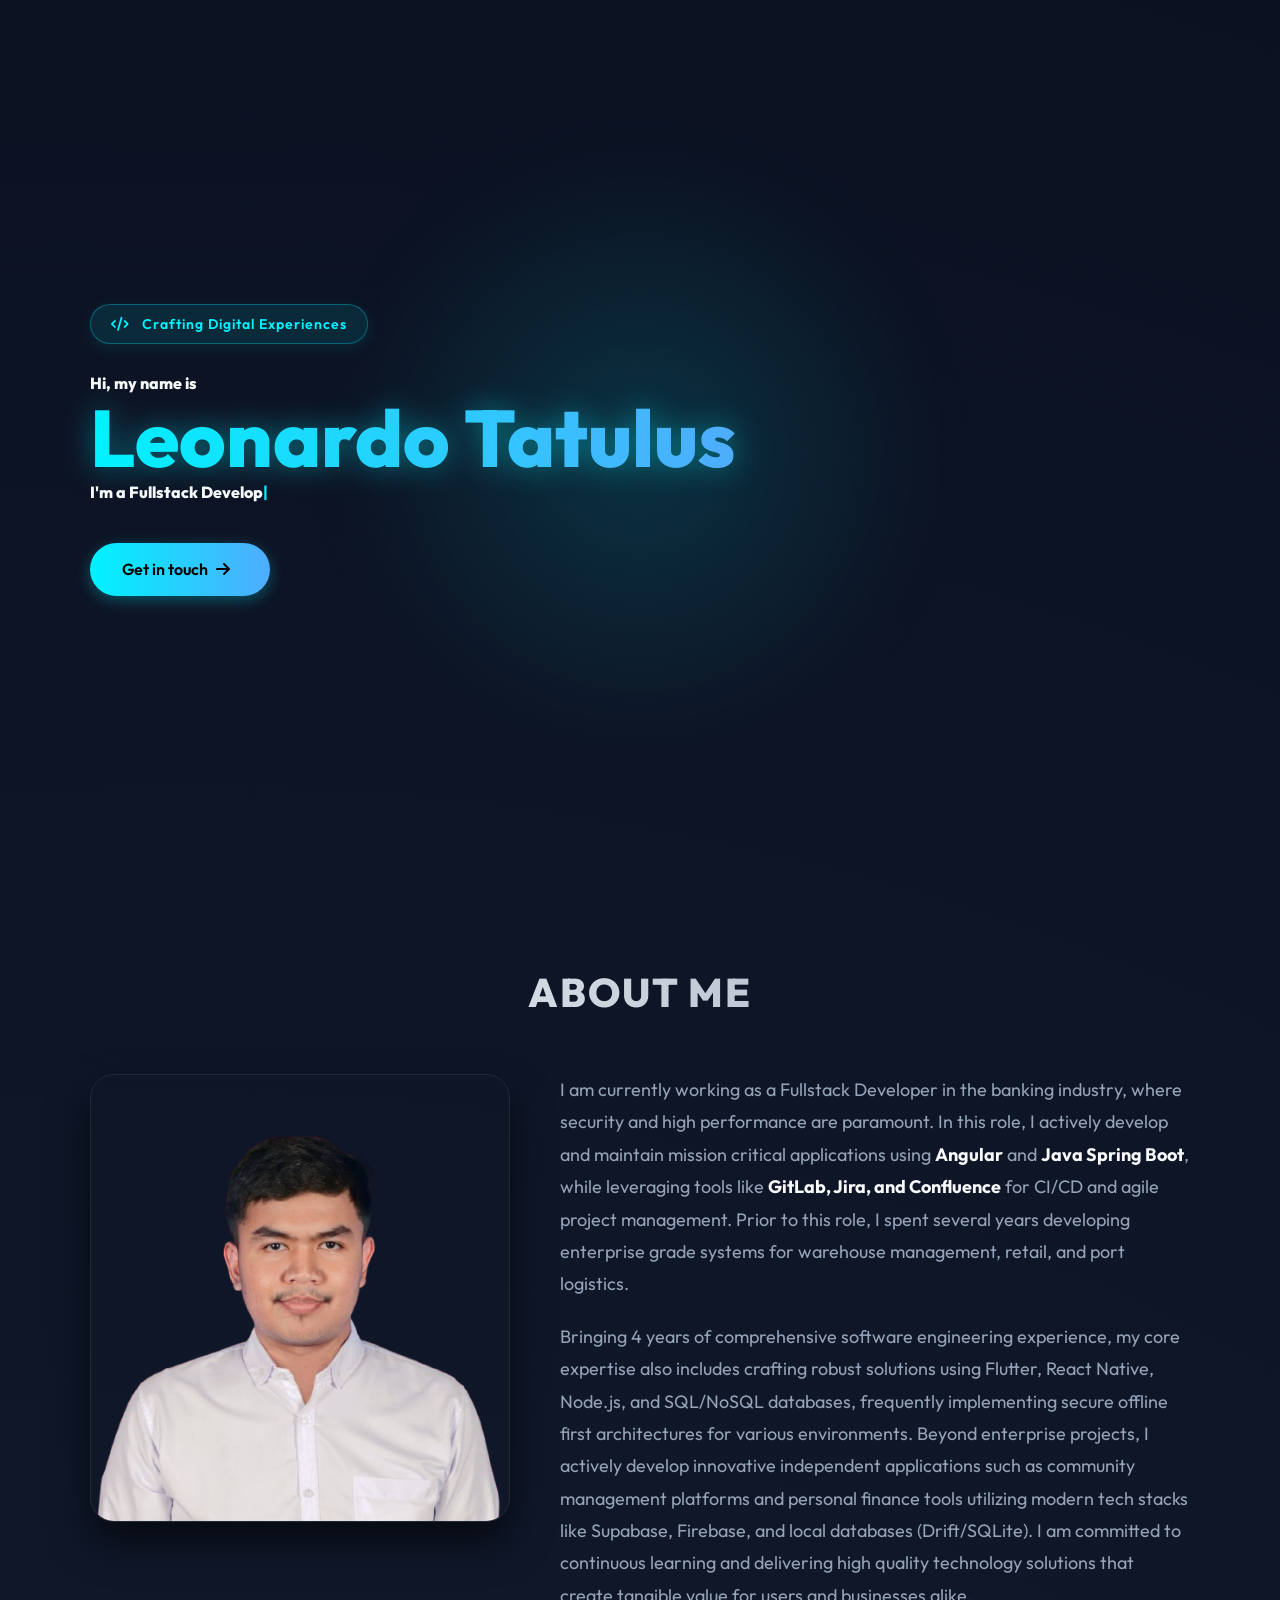
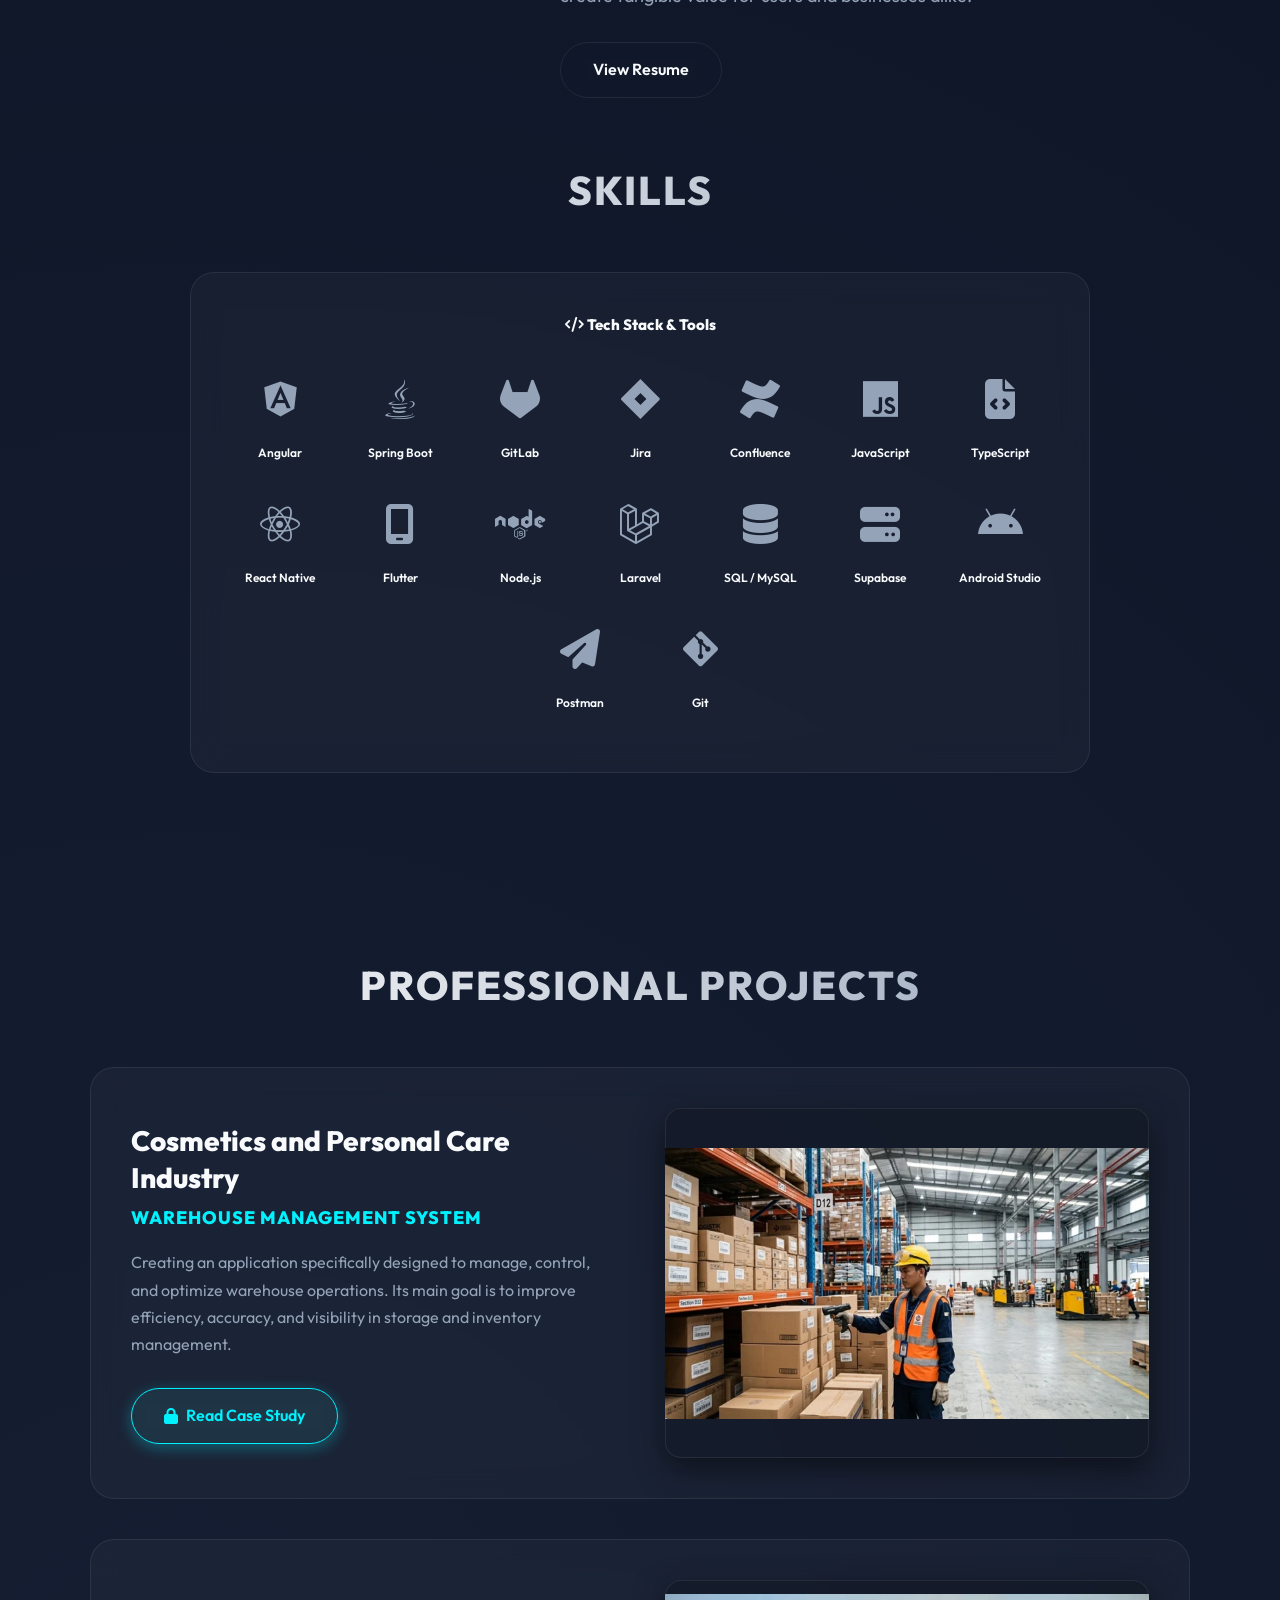
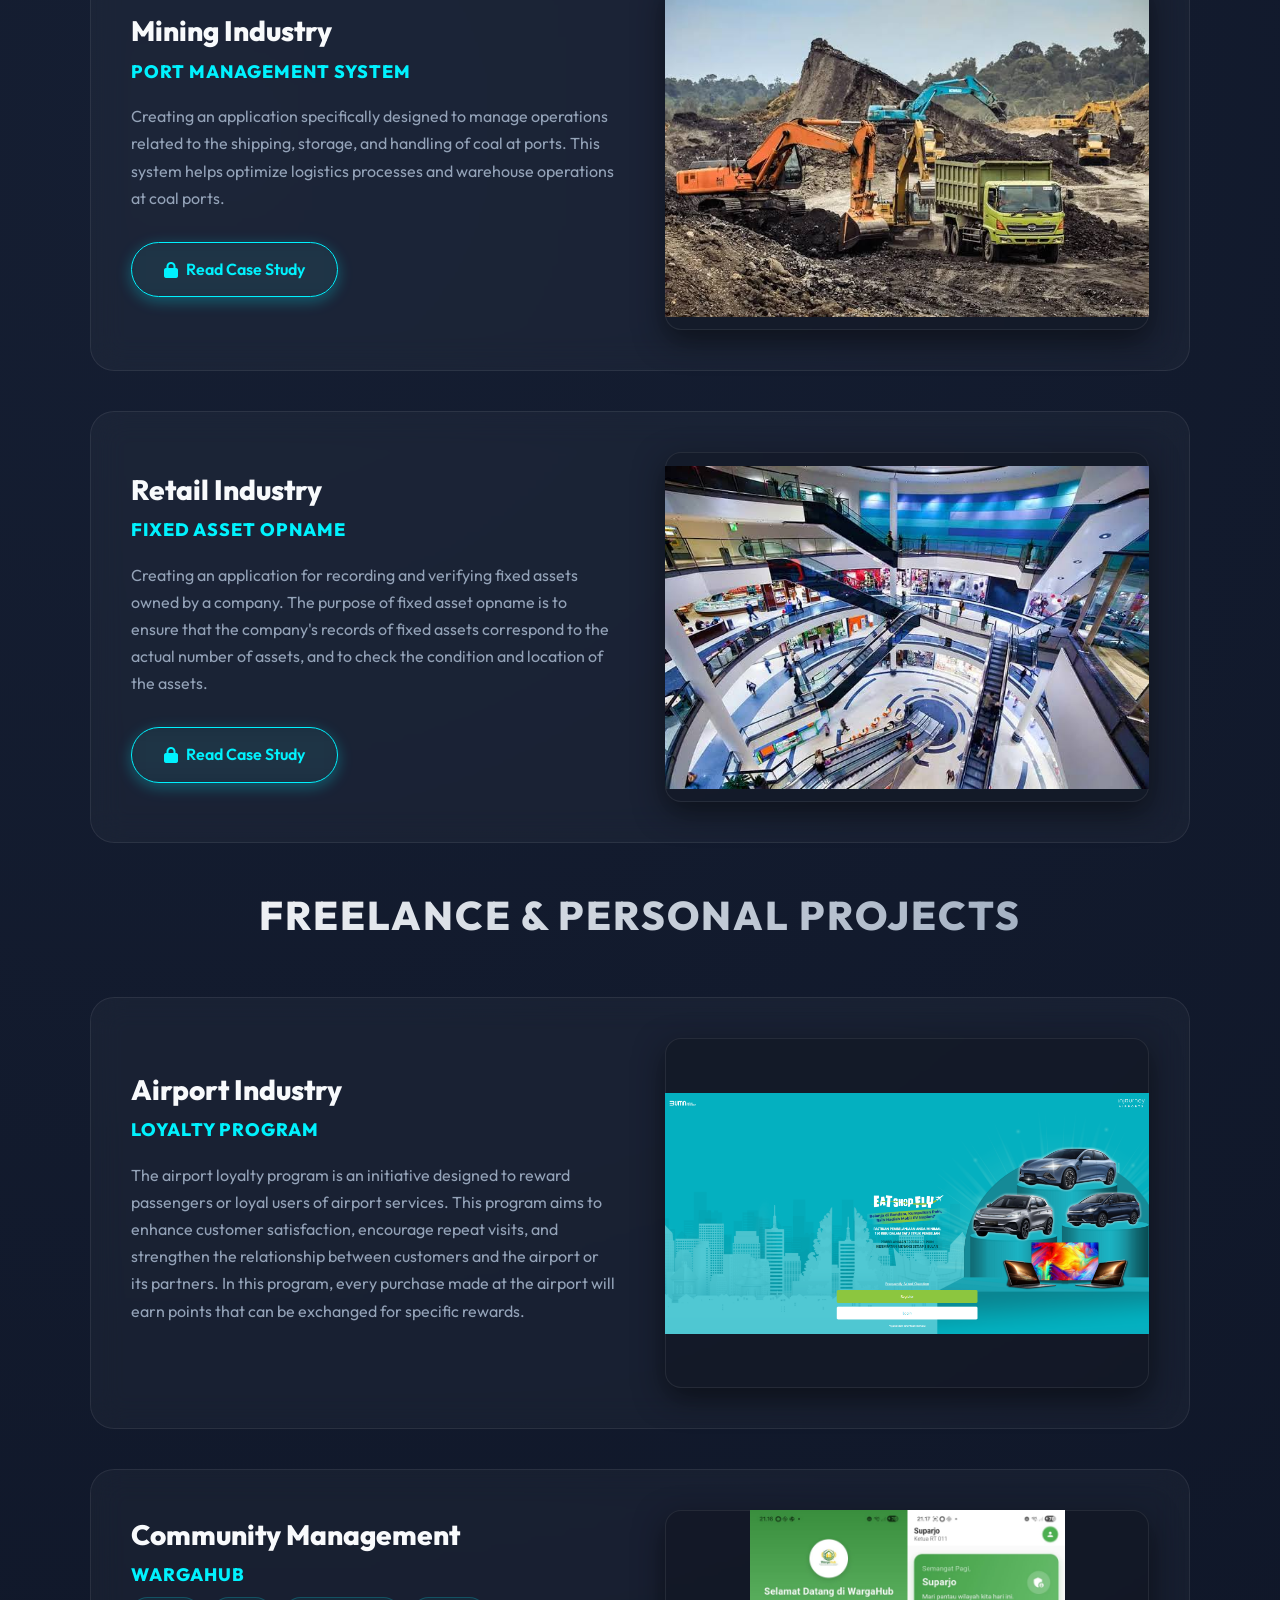
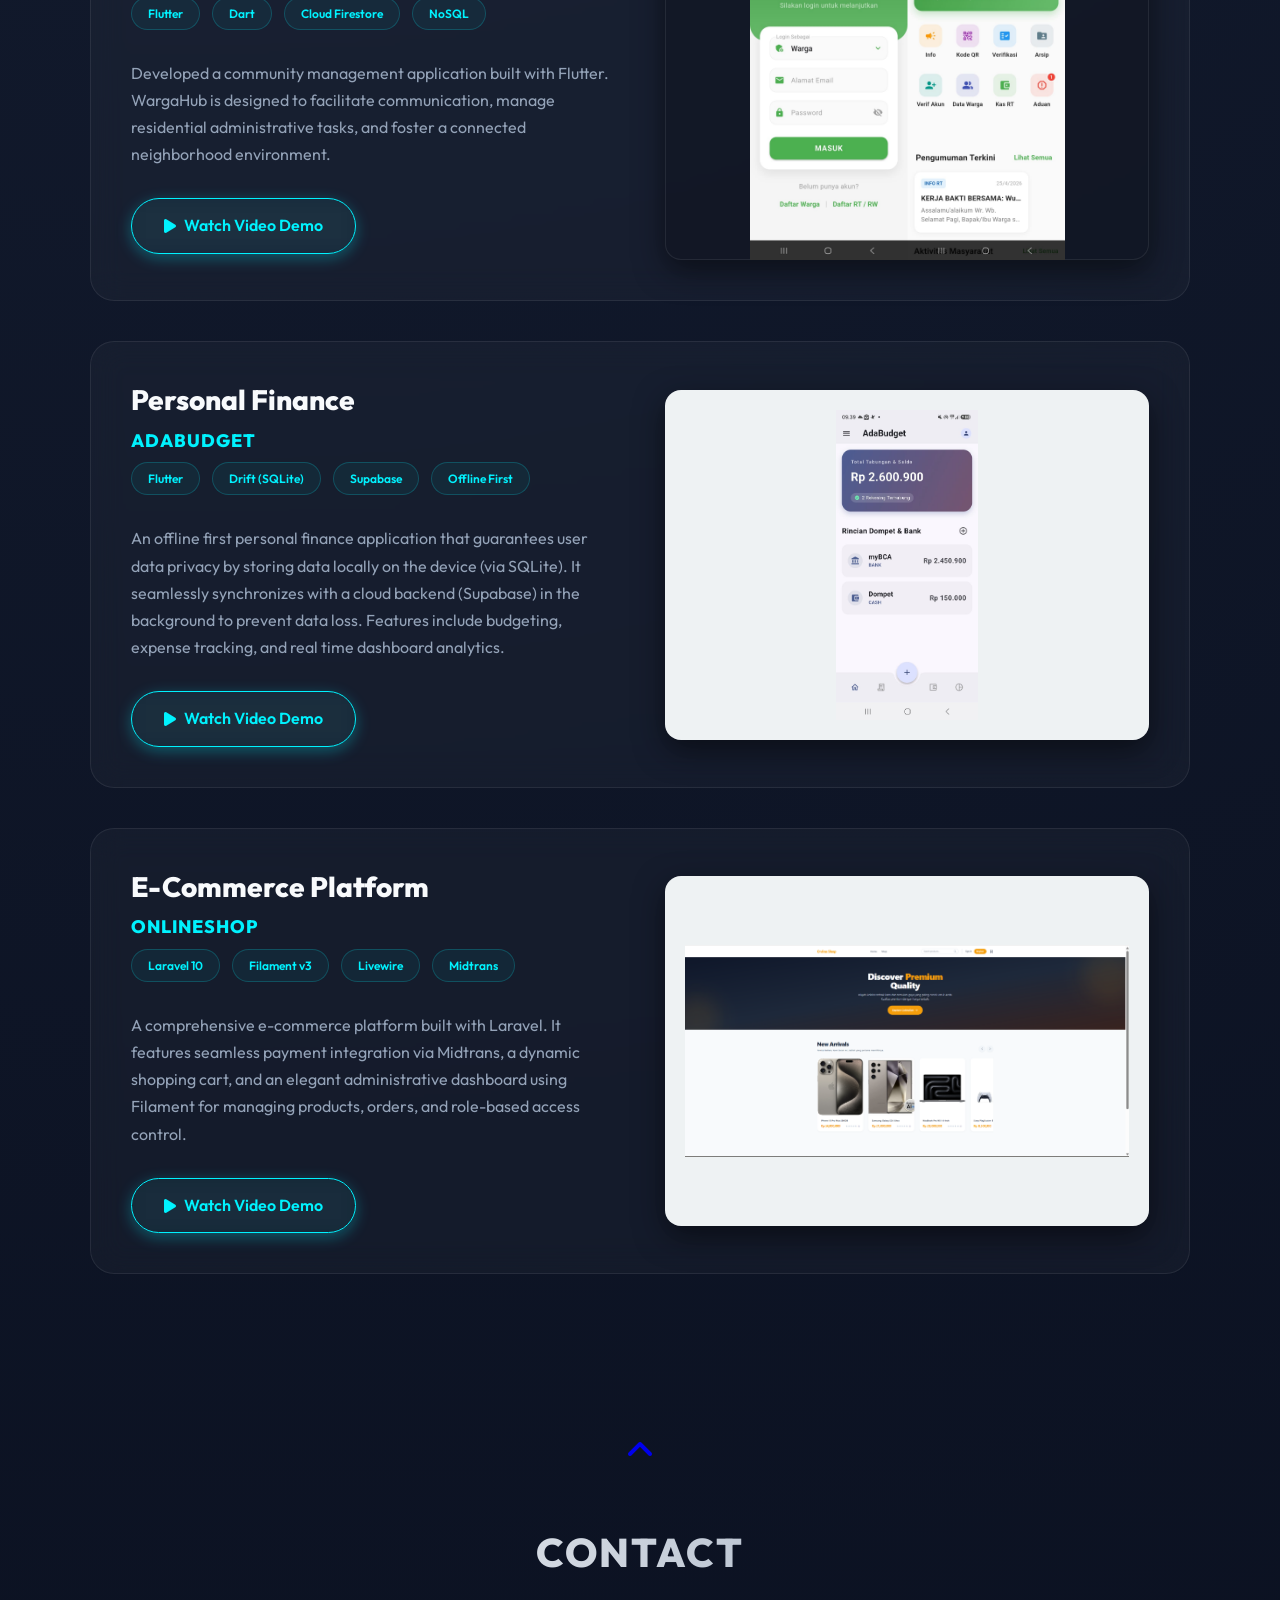
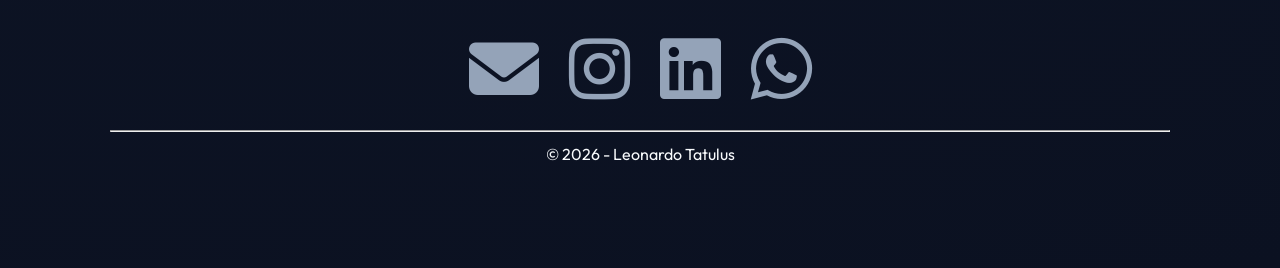
<file: index.html>
<!DOCTYPE html>
<html lang="en">

<head>
  <meta charset="UTF-8" />
  <meta http-equiv="X-UA-Compatible" content="IE=edge" />
  <meta name="viewport" content="width=device-width, initial-scale=1.0" />
  <link rel="preconnect" href="https://fonts.googleapis.com">
  <link rel="preconnect" href="https://fonts.gstatic.com" crossorigin>
  <link href="https://fonts.googleapis.com/css2?family=Outfit:wght@300;400;600;800&display=swap" rel="stylesheet">
  <link rel="preconnect" href="https://cdnjs.cloudflare.com" />

  <title>Leonardo Tatulus | Fullstack & Mobile Developer</title>
  
  <meta name="keywords" content="Leonardo Tatulus, Fullstack Developer, Mobile Developer, Flutter, React Native, Angular, Java Spring Boot, Laravel, Node.js, Freelance IT, Jasa Pembuatan Aplikasi" />
  <meta name="description" content="Portfolio of Leonardo Tatulus | Professional Fullstack & Mobile Developer experienced in building enterprise apps with Flutter, Angular, and Spring Boot." />
  <link rel="icon" type="image/png" href="./assets/devfolio-logo.png" />
  <meta name="theme-color" content="#36d1dc" />

  <meta property="og:type" content="website" />
  <meta property="og:url" content="https://leonardo041998.github.io/leonardotatulus/" />
  <meta property="og:title" content="Leonardo Tatulus | Fullstack & Mobile Developer" />
  <meta property="og:description" content="Professional Fullstack & Mobile Developer experienced in building enterprise and freelance applications." />
  <meta property="og:image" content="https://leonardo041998.github.io/leonardotatulus/assets/portoleo.png" />
  <meta property="twitter:card" content="summary_large_image" />
  <meta property="twitter:url" content="https://leonardo041998.github.io/leonardotatulus/" />
  <meta property="twitter:title" content="Leonardo Tatulus | Fullstack & Mobile Developer" />
  <meta property="twitter:description" content="Hello, I'm Leo and this is my portfolio" />
  <meta property="twitter:image" content="https://leonardo041998.github.io/leonardotatulus/assets/portoleo.png" />

  <link rel="preload" as="style" href="./css/main.css?v=2.0" />
  <link rel="stylesheet" href="./css/main.css?v=2.0" />
  <link rel="stylesheet" href="https://cdnjs.cloudflare.com/ajax/libs/font-awesome/6.3.0/css/all.min.css"
    integrity="sha512-SzlrxWUlpfuzQ+pcUCosxcglQRNAq/DZjVsC0lE40xsADsfeQoEypE+enwcOiGjk/bSuGGKHEyjSoQ1zVisanQ=="
    crossorigin="anonymous" referrerpolicy="no-referrer" />
  <script defer src="./javascript/scrollreveal.min.js"></script>
  <script defer type="text/javascript" src="./javascript/scrollveal.js"></script>

  <script async src="https://www.googletagmanager.com/gtag/js?id=UA-122228201-4"></script>
  <script>
    window.dataLayer = window.dataLayer || []
    function gtag() {
      dataLayer.push(arguments)
    }
    gtag("js", new Date())
    gtag("config", "UA-122228201-4")
  </script>


</head>

<body>
  <div id="hero">
    <!-- Glowing animated background blob -->
    <div class="hero-glow"></div>
    <section class="container" style="position: relative; z-index: 2;">
      <div class="hero-badge">
        <i class="fa-solid fa-code"></i> Crafting Digital Experiences
      </div>
      <h1 class="hero-title">
        <span>Hi, my name is</span>
        <span class="text-color-main name">Leonardo Tatulus</span>
        <span>I'm a <span class="typing-text"></span><span class="cursor">|</span></span>
      </h1>
      <p class="hero-cta">
        <a class="cta-btn cta-btn--hero" href="#about">Get in touch <i class="fa-solid fa-arrow-right" style="margin-left: 8px;"></i></a>
      </p>
    </section>
    <a href="#about" class="scroll-down-link" aria-label="scroll-down">
      <div class="scroll-down"></div>
    </a>
  </div>
  <section id="about">
    <div class="container">
      <h2 class="section-title">About Me</h2>
      <div class="row about-wrapper">
        <div class="about-wrapper__image">
          <div class="protected-image">
            <div class="overlay"></div> <img src="./assets/profileleo.png" alt="Profile Image" width="450"
              height="350" />
          </div>

          <script>
            // JavaScript untuk mencegah klik kanan dan drag-and-drop
            document.addEventListener('contextmenu', event => event.preventDefault());
            document.addEventListener('dragstart', event => event.preventDefault());
            document.querySelector('.protected-image img').addEventListener('mousedown', event => event.preventDefault());
          </script>
        </div>

        <div class="about-wrapper__info">
            <p class="about-wrapper__info-text">
              I am currently working as a Fullstack Developer in the banking industry, where security and high performance are paramount. In this role, I actively develop and maintain mission critical applications using <strong>Angular</strong> and <strong>Java Spring Boot</strong>, while leveraging tools like <strong>GitLab, Jira, and Confluence</strong> for CI/CD and agile project management. Prior to this role, I spent several years developing enterprise grade systems for warehouse management, retail, and port logistics.
            </p>
            <p class="about-wrapper__info-text">
              Bringing 4 years of comprehensive software engineering experience, my core expertise also includes crafting robust solutions using Flutter, React Native, Node.js, and SQL/NoSQL databases, frequently implementing secure offline first architectures for various environments. Beyond enterprise projects, I actively develop innovative independent applications such as community management platforms and personal finance tools utilizing modern tech stacks like Supabase, Firebase, and local databases (Drift/SQLite). I am committed to continuous learning and delivering high quality technology solutions that create tangible value for users and businesses alike.
            </p>
          <span class="about-wrapper__cta">
            <a href="./cv/CV Leonardo Tatulus.pdf" class="cta-btn cta-btn--resume" download>View Resume</a>
          </span>
        </div>
      </div>
    </div>

    <section>
      <div class="container">
        <h2 class="section-title">Skills</h2>
        <div style="display: flex; justify-content: center; width: 100%;">
          <div class="about-box" data-tilt style="width: 100%; max-width: 900px; padding: 40px;">
            <h3 class="about-box__title" style="text-align: center; margin-bottom: 30px; font-size: 1.5rem;"><i class="fa-solid fa-code"></i> Tech Stack & Tools</h3>
            <div style="display: flex; flex-wrap: wrap; justify-content: center; gap: 30px; margin-bottom: 20px;">
              <div class="skill-item"><i class="fa-brands fa-angular"></i><p>Angular</p></div>
              <div class="skill-item"><i class="fa-brands fa-java"></i><p>Spring Boot</p></div>
              <div class="skill-item"><i class="fa-brands fa-gitlab"></i><p>GitLab</p></div>
              <div class="skill-item"><i class="fa-brands fa-jira"></i><p>Jira</p></div>
              <div class="skill-item"><i class="fa-brands fa-confluence"></i><p>Confluence</p></div>
              <div class="skill-item"><i class="fa-brands fa-js"></i><p>JavaScript</p></div>
              <div class="skill-item"><i class="fa-solid fa-file-code"></i><p>TypeScript</p></div>
              <div class="skill-item"><i class="fa-brands fa-react"></i><p>React Native</p></div>
              <div class="skill-item"><i class="fa-solid fa-mobile-screen"></i><p>Flutter</p></div>
              <div class="skill-item"><i class="fa-brands fa-node"></i><p>Node.js</p></div>
              <div class="skill-item"><i class="fa-brands fa-laravel"></i><p>Laravel</p></div>
              <div class="skill-item"><i class="fa-solid fa-database"></i><p>SQL / MySQL</p></div>
              <div class="skill-item"><i class="fa-solid fa-server"></i><p>Supabase</p></div>
              <div class="skill-item"><i class="fa-brands fa-android"></i><p>Android Studio</p></div>
              <div class="skill-item"><i class="fa-solid fa-paper-plane"></i><p>Postman</p></div>
              <div class="skill-item"><i class="fa-brands fa-git-alt"></i><p>Git</p></div>
            </div>
          </div>
        </div>
      </div>
    </section>
  </section>
  <section id="projects">
    <div class="container">
      <div class="project-wrapper">
        <h2 class="section-title dark-blue-text">Professional Projects</h2>

        <article class="row">
          <div class="project-wrapper__text">
            <h3 class="project-wrapper__text-title">Cosmetics and Personal Care Industry</h3>
            <h6 class="project-wrapper__text-title">Warehouse Management System</h6>
            <p class="project-wrapper__text-info">
              Creating an application specifically designed to manage, control, and optimize warehouse operations. Its
              main goal is to improve efficiency, accuracy, and visibility in storage and inventory management.
            </p>
            <div class="project-wrapper__text-btns" style="margin-top: 20px;">
                <a href="javascript:openModal('Warehouse Management System', 'This is a confidential enterprise project designed to manage, control, and optimize warehouse operations. Please contact me via email for an in-depth case study and technical demonstration.')" class="cta-btn cta-btn--hero cta-btn--projects"><i class="fa-solid fa-lock"></i> Read Case Study</a>
            </div>
          </div>
          <div class="project-wrapper__image">
            <div class="thumbnail rounded">
              <img src="./assets/wms.webp" class="img-fluid" alt="Dashboard interface of Warehouse Management System" width="1366" height="767" />
            </div>
          </div>
        </article>

        <article class="row">
          <div class="project-wrapper__text">
            <h3 class="project-wrapper__text-title">Mining Industry</h3>
            <h6 class="project-wrapper__text-title">PORT Management System</h6>
            <p class="project-wrapper__text-info">
              Creating an application specifically designed to manage operations related to the shipping, storage, and
              handling of coal at ports. This system helps optimize logistics processes and warehouse operations at coal
              ports.
            </p>
            <div class="project-wrapper__text-btns" style="margin-top: 20px;">
                <a href="javascript:openModal('PORT Management System', 'This is a highly confidential enterprise system for managing operations related to the shipping, storage, and handling of coal at ports. Please contact me directly for project details.')" class="cta-btn cta-btn--hero cta-btn--projects"><i class="fa-solid fa-lock"></i> Read Case Study</a>
            </div>
          </div>
          <div class="project-wrapper__image">
            <div class="thumbnail rounded">
              <img src="./assets/miningindustry.jpg" class="img-fluid" alt="Dashboard interface of PORT Management System for coal handling" width="1366" height="767" />
            </div>
          </div>
        </article>

        <article class="row">
          <div class="project-wrapper__text">
            <h3 class="project-wrapper__text-title">Retail Industry</h3>
            <h6 class="project-wrapper__text-title">Fixed Asset Opname</h6>
            <p class="project-wrapper__text-info">
              Creating an application for recording and verifying fixed assets owned by a company. The purpose of fixed
              asset opname is to ensure that the company's records of fixed assets correspond to the actual number of
              assets, and to check the condition and location of the assets.
            </p>
            <div class="project-wrapper__text-btns" style="margin-top: 20px;">
                <a href="javascript:openModal('Fixed Asset Opname', 'This enterprise application records and verifies fixed assets owned by a company. Due to NDA restrictions, full technical details are available upon request.')" class="cta-btn cta-btn--hero cta-btn--projects"><i class="fa-solid fa-lock"></i> Read Case Study</a>
            </div>
          </div>
          <div class="project-wrapper__image">
            <div class="thumbnail rounded">
              <img src="./assets/retail.jpg" class="img-fluid" alt="Mobile UI of Fixed Asset Opname application" width="500" height="500" />
            </div>
          </div>
      </div>
      <div class="project-wrapper">
        <h2 class="section-title dark-blue-text">Freelance & Personal Projects</h2>

        <!-- Each .row is a project -->
        <article class="row">
          <div class="project-wrapper__text">
            <h3 class="project-wrapper__text-title">Airport Industry</h3>
            <h6 class="project-wrapper__text-title">Loyalty Program</h6>
            <p class="project-wrapper__text-info">
              The airport loyalty program is an initiative designed to reward passengers or loyal users of airport
              services. This
              program aims to enhance customer satisfaction, encourage repeat visits, and strengthen the relationship
              between
              customers and the airport or its partners. In this program, every purchase made at the airport will earn
              points that can
              be exchanged for specific rewards.
            </p>
            <!-- <div class="project-wrapper__text-btns">
                <a href="#" target="_blank" rel="noopener noreferrer" class="cta-btn cta-btn--hero cta-btn--projects">See
                  Live</a>
                <a href="#" target="_blank" class="cta-btn text-color-main">Source Code</a>
              </div> -->
          </div>

          <div class="project-wrapper__image">
            <!-- <a href="#" target="_blank" rel="noopener noreferrer"> -->
            <div class="thumbnail rounded">
              <img src="./assets/eatshopfly.png" class="img-fluid" alt="Project Image" width="1366" height="767" />
            </div>
            <!-- </a> -->
          </div>
        </article>

        <article class="row">
          <div class="project-wrapper__text">
            <h3 class="project-wrapper__text-title">Community Management</h3>
            <h6 class="project-wrapper__text-title">WargaHub</h6>
            <div style="margin-bottom: 15px;">
              <span class="tech-chip">Flutter</span>
              <span class="tech-chip">Dart</span>
              <span class="tech-chip">Cloud Firestore</span>
              <span class="tech-chip">NoSQL</span>
            </div>
            <p class="project-wrapper__text-info">
              Developed a community management application built with Flutter. WargaHub is designed to facilitate
              communication,
              manage residential administrative tasks, and foster a connected neighborhood environment.
            </p>
            <div class="project-wrapper__text-btns" style="margin-top: 20px;">
                <a href="#" target="_blank" rel="noopener noreferrer" class="cta-btn cta-btn--hero cta-btn--projects"><i class="fa-solid fa-play"></i> Watch Video Demo</a>
            </div>
          </div>

          <div class="project-wrapper__image">
            <div class="thumbnail rounded">
              <img src="./assets/wargahub.png" class="img-fluid" alt="WargaHub Application" width="1366" height="767" />
            </div>
          </div>
        </article>
        <!-- /END Project -->

        <!-- Project AdaBudget -->
        <article class="row">
          <div class="project-wrapper__text">
            <h3 class="project-wrapper__text-title">Personal Finance</h3>
            <h6 class="project-wrapper__text-title">AdaBudget</h6>
            <div style="margin-bottom: 15px;">
              <span class="tech-chip">Flutter</span>
              <span class="tech-chip">Drift (SQLite)</span>
              <span class="tech-chip">Supabase</span>
              <span class="tech-chip">Offline First</span>
            </div>
            <p class="project-wrapper__text-info">
              An offline first personal finance application that guarantees user data privacy by storing data locally on the device (via SQLite).
              It seamlessly synchronizes with a cloud backend (Supabase) in the background to prevent data loss. Features include budgeting, expense tracking, and real time dashboard analytics.
            </p>
            <div class="project-wrapper__text-btns" style="margin-top: 20px;">
                <a href="#" target="_blank" rel="noopener noreferrer" class="cta-btn cta-btn--hero cta-btn--projects"><i class="fa-solid fa-play"></i> Watch Video Demo</a>
            </div>
          </div>

          <div class="project-wrapper__image">
            <div class="thumbnail rounded">
              <!-- Ganti gambar ini dengan screenshot AdaBudget asli milik Anda -->
              <img src="./assets/AdaBudget.jpeg" class="img-fluid" alt="AdaBudget Application" width="1366" height="767" style="background: #eef2f3; padding: 20px; box-sizing: border-box;" />
            </div>
          </div>
        </article>
        <!-- /END Project AdaBudget -->

        <!-- Project OnlineShop -->
        <article class="row">
          <div class="project-wrapper__text">
            <h3 class="project-wrapper__text-title">E-Commerce Platform</h3>
            <h6 class="project-wrapper__text-title">OnlineShop</h6>
            <div style="margin-bottom: 15px;">
              <span class="tech-chip">Laravel 10</span>
              <span class="tech-chip">Filament v3</span>
              <span class="tech-chip">Livewire</span>
              <span class="tech-chip">Midtrans</span>
            </div>
            <p class="project-wrapper__text-info">
              A comprehensive e-commerce platform built with Laravel. It features seamless payment integration via Midtrans, a dynamic shopping cart, and an elegant administrative dashboard using Filament for managing products, orders, and role-based access control.
            </p>
            <div class="project-wrapper__text-btns" style="margin-top: 20px;">
                <a href="https://youtu.be/hA_w4fBx-oU" target="_blank" rel="noopener noreferrer" class="cta-btn cta-btn--hero cta-btn--projects"><i class="fa-solid fa-play"></i> Watch Video Demo</a>
            </div>
          </div>

          <div class="project-wrapper__image">
            <div class="thumbnail rounded">
              <!-- Replace this image with your actual OnlineShop screenshot -->
              <img src="./assets/onlineshop.png" class="img-fluid" alt="OnlineShop Application" width="1366" height="767" style="background: #eef2f3; padding: 20px; box-sizing: border-box;" />
            </div>
          </div>
        </article>
        <!-- /END Project OnlineShop -->


        <!-- /END Project -->
      </div>
    </div>
  </section>


  <section id="contact">
    <div class="container">
      <a href="#hero" class="back-to-top" aria-label="go back to top">
        <i class="fa fa-angle-up fa-2x" aria-hidden="true"></i>
      </a>
      <div class="social-links">
        <div class="container">
          <h2 class="section-title">Contact</h2>

          <div class="social-links" style="text-align: center;">
            <a href="mailto:leonardotatulus04@gmail.com" aria-label="email">
              <i class="fa-solid fa-envelope fa-2x"></i>
            </a>

            <a href="https://www.instagram.com/llleonardo4/" target="_blank" rel="noopener noreferrer"
              aria-label="instagram">
              <i class="fa-brands fa-instagram fa-2x"></i>
            </a>

            <a href="https://www.linkedin.com/in/leonardotatulus" target="_blank" rel="noopener noreferrer"
              aria-label="linkedin">
              <i class="fa-brands fa-linkedin fa-2x"></i>
            </a>

            <a href="https://wa.me/6289647235016" target="_blank" rel="noopener noreferrer" aria-label="whatsapp">
              <i class="fa-brands fa-whatsapp fa-2x"></i>
            </a>
          </div>
          <hr style="margin-top: 20px; border-color: #eee;" />
          <p class="footer__text" style="text-align: center; margin-top: 10px;">
            &copy; <span id="year"></span> - Leonardo Tatulus
          </p>
        </div>
      </div>
    </div>
  </section>
  <script>
    document.getElementById("year").textContent = new Date().getFullYear()
  </script>
  <!-- Animations -->
  <script src="./javascript/scrollreveal.min.js"></script>
  <script type="text/javascript" src="./javascript/scrollveal.js"></script>
  <script src="./javascript/vanilla-tilt.min.js"></script>
  <script type="text/javascript" src="./javascript/valtilt.js"></script>
  <script>
    // Typing Animation for Hero
    const words = ["Fullstack Developer.", "Mobile Developer."];
    let i = 0;
    let timer;
    const typingText = document.querySelector(".typing-text");

    function typeEffect() {
      if(!typingText) return;
      let word = words[i].split("");
      var loopTyping = function() {
        if (word.length > 0) {
          typingText.innerHTML += word.shift();
        } else {
          setTimeout(deletingEffect, 2500);
          return false;
        }
        timer = setTimeout(loopTyping, 120);
      };
      loopTyping();
    }

    function deletingEffect() {
      let word = words[i].split("");
      var loopDeleting = function() {
        if (word.length > 0) {
          word.pop();
          typingText.innerHTML = word.join("");
        } else {
          if (words.length > (i + 1)) {
            i++;
          } else {
            i = 0;
          }
          typeEffect();
          return false;
        }
        timer = setTimeout(loopDeleting, 60);
      };
      loopDeleting();
    }
    
    // Start typing
    typeEffect();
  </script>

  <!-- MODAL SYSTEM HTML -->
  <div class="modal-overlay" id="projectModal" onclick="closeModal(event)">
    <div class="modal-content" onclick="event.stopPropagation()">
      <i class="fa-solid fa-xmark modal-close" onclick="closeModal()"></i>
      <i class="fa-solid fa-shield-halved modal-icon"></i>
      <h3 class="modal-title" id="modalTitle">Project Title</h3>
      <p class="modal-text" id="modalDesc">Project Description</p>
      <a href="mailto:leonardo041998@gmail.com" class="cta-btn cta-btn--hero">Contact Me</a>
    </div>
  </div>

  <script>
    function openModal(title, desc) {
      document.getElementById('modalTitle').innerText = title;
      document.getElementById('modalDesc').innerText = desc;
      document.getElementById('projectModal').classList.add('active');
      document.body.style.overflow = 'hidden'; // Prevent background scrolling
    }

    function closeModal(event) {
      // Only close if clicking the X or the overlay outside the modal content
      if (event && event.target !== document.getElementById('projectModal') && !event.target.classList.contains('modal-close')) {
        return;
      }
      document.getElementById('projectModal').classList.remove('active');
      document.body.style.overflow = 'auto'; // Restore scrolling
    }
  </script>
</body>

</html>
</file>
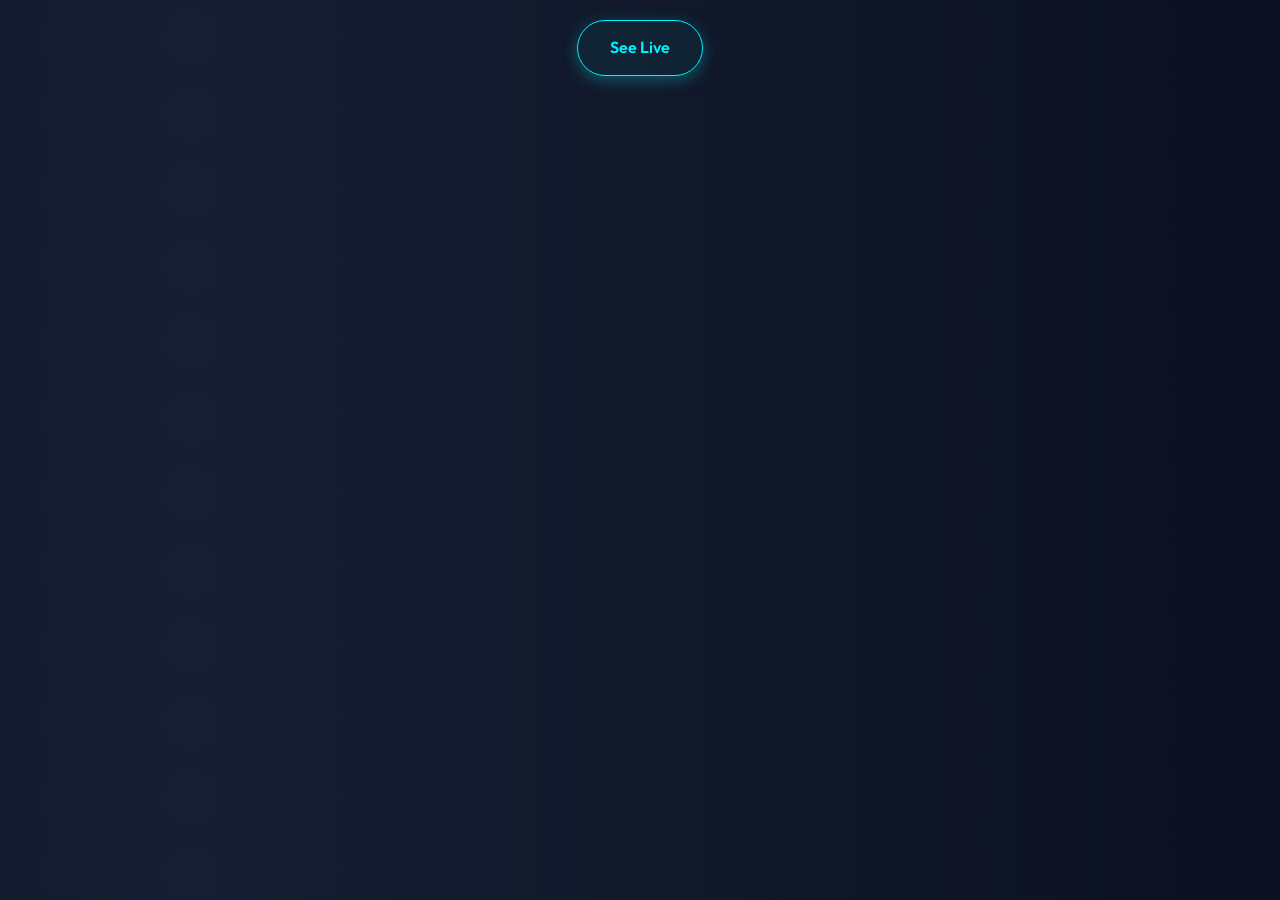
<file: bir.html>
<!DOCTYPE html>
<html lang="en">

<head>
    <meta charset="UTF-8" />
    <meta http-equiv="X-UA-Compatible" content="IE=edge" />
    <meta name="viewport" content="width=device-width, initial-scale=1.0" />
    <link rel="preconnect" href="https://fonts.gstatic.com" />
    <link rel="preconnect" href="https://cdnjs.cloudflare.com" />
    <title>Leonardo Tatulus | Mobile Developer | Project Page</title>
    
    <!-- Add some coding keywords below, Ex: (javascript, yourusername, etc) -->
    <meta name="keywords" content="[username], [name], skill" />
    
    <!-- Improve your SEO by adding a small descrption of you -->
    <meta name="description" content="Leonardo Tatulus | Mobile Developer" />
    
    <!-- Add a your png Logo to the assets folder and change the href attr accordingly  -->
    <link rel="icon" type="image/png" href="./assets/devfolio-logo.png" />
    
    <!-- Add your primary-theme color for the value of content -->
    <meta name="theme-color" content="#36d1dc" />
    
    <!-- Open Graph / Facebook -->
    <meta property="og:type" content="website" />
    <!-- Fill content with the URL of this portfolio you'll host -->
    <meta property="og:url" content="https://leonardo041998.github.io/leonardotatulus/" />
    <!-- Fill content with the title of your portfolio(Recommended to use what you put in <title> tag) -->
    <meta property="og:title" content="Leonardo Tatulus | Mobile Developer" />
    <!-- Give a short description that'll show up when you/someone shares your portfolio on different platform -->
    <meta property="og:description" content="Hello, I'm Leo and this is my portfolio" />
    <!-- Add a thumbnail image in assets folder and fill the content attr with URL to that thumbnail 
          so that a thumbnail image of your portfolio is shown while shared on other platform -->
    <meta property="og:image" content="https://leonardo041998.github.io/leonardotatulus/assets/porfolioleo.png" />
    
    <!-- Twitter -->
    <meta property="twitter:card" content="summary_large_image" />
    <!-- Again fill content attr with the URL of this portfolio you'll host -->
    <meta property="twitter:url" content="https://leonardo041998.github.io/leonardotatulus/" />
    <!-- Recommended to use the same text used within <title> element -->
    <meta property="twitter:title" content="Leonardo Tatulus | Mobile Developer" />
    <!-- short description that shows up while your portfolio is shared -->
    <meta property="twitter:description" content="Hello, I'm Leo and this is my portfolio" />
    <!-- Fill content with the URL to the thumbnail image that you'll put in the assets folder -->
    <meta property="twitter:image" content="https://leonardo041998.github.io/leonardotatulus/assets/porfolioleo.png" />
    
    <!-- link tags -->
    <link rel="preload" as="style" href="./css/main.css" />
    <link rel="stylesheet" href="./css/main.css" />
    
    <!-- FontAwesome Icons link -->
    <link rel="stylesheet" href="https://cdnjs.cloudflare.com/ajax/libs/font-awesome/6.3.0/css/all.min.css"
        integrity="sha512-SzlrxWUlpfuzQ+pcUCosxcglQRNAq/DZjVsC0lE40xsADsfeQoEypE+enwcOiGjk/bSuGGKHEyjSoQ1zVisanQ=="
        crossorigin="anonymous" referrerpolicy="no-referrer" />
    <script defer src="./javascript/scrollreveal.min.js"></script>
    <script defer type="text/javascript" src="./javascript/scrollveal.js"></script>
    
    <!-- Remove Google Analytics once you have your portfolio website set-up -->
    <!-- Global site tag (gtag.js) - Google Analytics -->
    <script async src="https://www.googletagmanager.com/gtag/js?id=UA-122228201-4"></script>
    <script>
        window.dataLayer = window.dataLayer || []
        function gtag() {
            dataLayer.push(arguments)
        }
        gtag("js", new Date())

        gtag("config", "UA-122228201-4")
    </script>

    <style>
        /* CSS styling for the project page */
        .project-wrapper__text-btns {
            text-align: center;
            margin-top: 20px;
        }

        .project-wrapper__content {
            display: none;
            justify-content: center;
            align-items: center;
            flex-wrap: wrap;
            margin-top: 20px;
        }

        .project-wrapper__content img,
        .project-wrapper__content video {
            max-width: auto;
            margin-bottom: 20px;
        }
    </style>
</head>

<body>
    <div class="project-wrapper__text-btns">
        <a href="#" id="seeLiveBtn" class="cta-btn cta-btn--hero cta-btn--projects">See Live</a>
    </div>

    <div class="project-wrapper__content" id="projectContent">
        <img src="./assets/bir.png" alt="Project Screenshot" id="projectImage" width="">
        <img src="./assets/bir.png" alt="Project Screenshot" id="projectImage">
        <video controls id="projectVideo">
            <source src="https://www.youtube.com/watch?v=ByAn8DF8Ykk" type="video/mp4">
            Your browser does not support the video tag.
        </video>
    </div>

    <script>
        // JavaScript to handle the click event on the "See Live" button
        const seeLiveBtn = document.getElementById('seeLiveBtn');
        const projectContent = document.getElementById('projectContent');
        const projectImage = document.getElementById('projectImage');
        const projectVideo = document.getElementById('projectVideo');

        seeLiveBtn.addEventListener('click', function (event) {
            event.preventDefault();

            // Simulate loading data (replace with actual data loading)
            const imageData = 'path_to_image.jpg';
            const videoData = 'path_to_video.mp4';

            // Update the content with the image and video
            projectImage.src = imageData;
            projectVideo.src = videoData;

            // Show the project content
            projectContent.style.display = 'flex';
        });
    </script>
    <script src="./javascript/vanilla-tilt.min.js"></script>
    <script type="text/javascript" src="./javascript/valtilt.js"></script>
</body>

</html>
</file>
<file: css/main.css>
@import url('https://fonts.googleapis.com/css2?family=Outfit:wght@300;400;600;800&display=swap');

/* --- RESET & VARIABLES --- */
* {
  margin: 0;
  padding: 0;
  box-sizing: border-box;
  font-family: 'Outfit', sans-serif;
}

:root {
  --bg-color: #0b1121;
  --bg-gradient: radial-gradient(circle at 15% 50%, #151e32, #0b1121);
  --text-main: #f8fafc;
  --text-muted: #94a3b8;
  --accent-cyan: #00f2fe;
  --accent-blue: #4facfe;
  --glass-bg: rgba(255, 255, 255, 0.03);
  --glass-border: rgba(255, 255, 255, 0.08);
  --glow-shadow: 0 0 20px rgba(0, 242, 254, 0.3);
}

html {
  font-size: 62.5%; /* 1rem = 10px */
  scroll-behavior: smooth;
}

body {
  background: var(--bg-gradient);
  background-color: var(--bg-color);
  color: var(--text-main);
  line-height: 1.6;
  overflow-x: hidden;
}

/* --- TYPOGRAPHY --- */
h1, h2, h3, h4, h5, h6 {
  font-weight: 800;
  color: var(--text-main);
}

p, a, span {
  font-size: 1.6rem;
}

a {
  text-decoration: none;
  transition: all 0.3s ease;
}

.section-title {
  font-size: 4rem;
  text-transform: uppercase;
  margin-bottom: 5rem;
  text-align: center;
  letter-spacing: 2px;
  background: linear-gradient(90deg, #fff, var(--text-muted));
  -webkit-background-clip: text;
  -webkit-text-fill-color: transparent;
  width: 100%;
}

.text-color-main {
  background: linear-gradient(90deg, var(--accent-cyan), var(--accent-blue));
  -webkit-background-clip: text;
  -webkit-text-fill-color: transparent;
  font-weight: 800;
  display: inline-block;
}

/* --- LAYOUT --- */
.container {
  width: 100%;
  max-width: 1140px;
  margin: 0 auto;
  padding: 0 2rem;
}

section {
  padding: 6rem 0;
}

/* --- HERO SECTION --- */
#hero {
  min-height: 100vh;
  display: flex;
  align-items: center;
  position: relative;
  z-index: 1;
  overflow: hidden;
}

.hero-glow {
  position: absolute;
  top: 50%;
  left: 50%;
  transform: translate(-50%, -50%);
  width: 600px;
  height: 600px;
  background: radial-gradient(circle, rgba(0, 242, 254, 0.15) 0%, rgba(0, 0, 0, 0) 70%);
  border-radius: 50%;
  filter: blur(40px);
  z-index: 0;
  animation: float-glow 8s ease-in-out infinite;
  pointer-events: none;
}

@keyframes float-glow {
  0%, 100% { transform: translate(-50%, -50%) scale(1); }
  50% { transform: translate(-50%, -45%) scale(1.1); }
}

.hero-badge {
  display: inline-block;
  background: rgba(0, 242, 254, 0.1);
  border: 1px solid rgba(0, 242, 254, 0.3);
  color: var(--accent-cyan);
  padding: 0.8rem 2rem;
  border-radius: 30px;
  font-size: 1.4rem;
  font-weight: 600;
  margin-bottom: 3rem;
  letter-spacing: 1px;
  backdrop-filter: blur(10px);
  box-shadow: 0 4px 15px rgba(0, 242, 254, 0.1);
}

.hero-badge i {
  margin-right: 8px;
}

.hero-title {
  font-size: 5rem;
  line-height: 1.2;
  margin-bottom: 2rem;
  display: flex;
  flex-direction: column;
  align-items: flex-start;
  gap: 0.5rem;
}

.hero-title .name {
  font-size: 8rem;
  line-height: 1;
  display: block;
  margin: 0;
  filter: drop-shadow(0 0 15px rgba(0, 242, 254, 0.4));
}

.hero-cta {
  display: flex;
  gap: 2rem;
  margin-top: 4rem;
}

.cursor {
  animation: blink 1s step-end infinite;
  color: var(--accent-cyan);
  font-weight: bold;
}
@keyframes blink { 50% { opacity: 0; } }

/* --- BUTTONS --- */
.cta-btn {
  display: inline-flex;
  align-items: center;
  justify-content: center;
  padding: 1.4rem 3.2rem;
  font-size: 1.6rem;
  font-weight: 600;
  border-radius: 30px;
  transition: all 0.4s ease;
  cursor: pointer;
  z-index: 2;
  position: relative;
  text-decoration: none !important;
}

.cta-btn i {
  margin-right: 0.8rem;
}

.cta-btn--hero {
  background: linear-gradient(90deg, var(--accent-cyan), var(--accent-blue));
  color: #000 !important;
  box-shadow: 0 4px 15px rgba(0, 242, 254, 0.3);
  border: none;
}

.cta-btn--hero:hover {
  transform: translateY(-3px);
  box-shadow: 0 8px 25px rgba(0, 242, 254, 0.6);
  color: #fff !important;
}

.cta-btn--projects {
  background: rgba(0, 242, 254, 0.05);
  color: var(--accent-cyan) !important;
  border: 1px solid var(--accent-cyan);
  backdrop-filter: blur(10px);
}

.cta-btn--projects:hover {
  background: var(--accent-cyan);
  box-shadow: var(--glow-shadow);
  color: #000 !important;
}

.cta-btn--resume {
  background: transparent;
  color: var(--text-main) !important;
  border: 1px solid var(--glass-border);
  backdrop-filter: blur(10px);
}
.cta-btn--resume:hover {
  background: rgba(255,255,255,0.1);
  border-color: #fff;
}

/* --- ABOUT SECTION --- */
.about-wrapper {
  display: grid;
  grid-template-columns: 1fr 1.5fr;
  gap: 5rem;
  align-items: flex-start;
}

.protected-image {
  border-radius: 24px;
  overflow: hidden;
  box-shadow: 0 20px 40px rgba(0,0,0,0.6);
  position: relative;
  border: 1px solid var(--glass-border);
}

.protected-image img {
  width: 100%;
  height: auto;
  display: block;
  object-fit: cover;
  transition: transform 0.5s ease;
}
.protected-image:hover img {
  transform: scale(1.03);
}

.about-wrapper__info-text {
  color: var(--text-muted);
  font-size: 1.8rem;
  margin-bottom: 2rem;
  line-height: 1.8;
}
.about-wrapper__info-text strong {
  color: var(--text-main);
}
.about-wrapper__cta {
  display: block;
  margin-top: 3rem;
}

/* --- SKILLS SECTION --- */
.about-box {
  background: var(--glass-bg);
  backdrop-filter: blur(16px);
  -webkit-backdrop-filter: blur(16px);
  border: 1px solid var(--glass-border);
  border-radius: 24px;
  padding: 4rem;
  transition: transform 0.4s ease, border-color 0.4s ease, box-shadow 0.4s ease;
}

.about-box:hover {
  transform: translateY(-5px);
  border-color: rgba(0, 242, 254, 0.4);
  box-shadow: 0 10px 30px rgba(0, 242, 254, 0.1);
}

.skill-item {
  text-align: center;
  font-size: 4rem;
  color: var(--text-muted);
  transition: all 0.3s ease;
  width: 90px;
}

.skill-item:hover {
  transform: translateY(-5px) scale(1.1);
  color: var(--accent-cyan);
  filter: drop-shadow(0 0 10px rgba(0, 242, 254, 0.6));
}

.skill-item p {
  font-size: 1.2rem;
  margin-top: 1.2rem;
  color: var(--text-main);
  font-weight: 600;
}

/* --- PROJECTS SECTION --- */
#projects {
  position: relative;
}

.project-wrapper {
  margin-bottom: 4rem;
}

.project-wrapper .row {
  display: grid;
  grid-template-columns: 1fr 1fr;
  gap: 5rem;
  align-items: center;
  background: var(--glass-bg);
  border: 1px solid var(--glass-border);
  border-radius: 24px;
  padding: 4rem;
  margin-bottom: 4rem;
  backdrop-filter: blur(16px);
  transition: border-color 0.4s ease, box-shadow 0.4s ease;
}

.project-wrapper .row:hover {
  border-color: rgba(0, 242, 254, 0.2);
  box-shadow: 0 10px 40px rgba(0,0,0,0.5);
}



.project-wrapper__text-title {
  font-size: 2.8rem;
  margin-bottom: 1rem;
  color: var(--text-main);
  line-height: 1.3;
}
h6.project-wrapper__text-title {
  font-size: 1.8rem;
  color: var(--accent-cyan);
  text-transform: uppercase;
  letter-spacing: 1px;
}

.project-wrapper__text-info {
  color: var(--text-muted);
  margin: 2rem 0 3rem 0;
  font-size: 1.6rem;
  line-height: 1.7;
}

.tech-chip {
  display: inline-block;
  background: rgba(0, 242, 254, 0.05);
  color: var(--accent-cyan);
  padding: 0.6rem 1.6rem;
  border-radius: 20px;
  font-size: 1.2rem;
  font-weight: 600;
  margin-right: 1rem;
  margin-bottom: 1rem;
  border: 1px solid rgba(0, 242, 254, 0.2);
}

.thumbnail {
  border-radius: 16px;
  overflow: hidden;
  box-shadow: inset 0 0 0 1px var(--glass-border), 0 10px 30px rgba(0, 0, 0, 0.5);
  width: 100%;
  height: 350px;
  display: flex;
  align-items: center;
  justify-content: center;
  background: rgba(0, 0, 0, 0.2);
}

.thumbnail img {
  width: 100%;
  height: 100%;
  object-fit: contain;
  display: block;
  transition: transform 0.6s cubic-bezier(0.165, 0.84, 0.44, 1);
}

.thumbnail:hover img {
  transform: scale(1.05);
}

/* --- CONTACT SECTION --- */
#contact {
  text-align: center;
  padding-bottom: 10rem;
}

.contact-wrapper__text {
  font-size: 2.4rem;
  margin-bottom: 3rem;
  color: var(--text-muted);
}

.social-links {
  display: flex;
  justify-content: center;
  gap: 3rem;
  margin-top: 5rem;
}

.social-links a {
  color: var(--text-muted);
  font-size: 3.5rem;
  transition: all 0.3s ease;
}

.social-links a:hover {
  color: var(--accent-cyan);
  transform: translateY(-8px) scale(1.1);
  filter: drop-shadow(0 0 15px rgba(0, 242, 254, 0.6));
}

.footer hr {
  display: none;
}

/* --- RESPONSIVE --- */
@media (max-width: 992px) {
  .hero-title { align-items: center; text-align: center; }
  .hero-title .name { font-size: 6rem; }
  .hero-cta { justify-content: center; }
  .about-wrapper { grid-template-columns: 1fr; text-align: center; align-items: center; }
  .protected-image { max-width: 450px; margin: 0 auto; }
  .project-wrapper .row { grid-template-columns: 1fr; padding: 3rem; gap: 3rem; text-align: center; }
  .project-wrapper__text-btns { display: flex; justify-content: center; }
  .thumbnail { height: 300px; }
  .section-title { font-size: 3.5rem; }
  .skill-item { width: 70px; font-size: 3rem; }
}

@media (max-width: 576px) {
  section { padding: 4rem 0; }
  .hero-title { font-size: 2.2rem; }
  .hero-title .name { font-size: 3.2rem; line-height: 1.1; margin-top: 0.5rem; margin-bottom: 0.5rem; }
  .hero-badge { font-size: 1rem; padding: 0.6rem 1.2rem; margin-bottom: 1.5rem; }
  .cta-btn { padding: 1.2rem 2.4rem; font-size: 1.4rem; }
  .about-box { padding: 2.5rem; }
  .about-wrapper__info-text { font-size: 1.5rem; text-align: center; }
  .project-wrapper .row { padding: 2rem; border-radius: 16px; gap: 2rem; }
  .project-wrapper__text-title { font-size: 2.2rem; }
  .thumbnail { height: 220px; }
  .social-links { gap: 2rem; }
  .social-links a { font-size: 3rem; }
}
/* --- MODAL SYSTEM --- */
.modal-overlay {
  position: fixed;
  top: 0;
  left: 0;
  width: 100vw;
  height: 100vh;
  background: rgba(0, 0, 0, 0.7);
  backdrop-filter: blur(10px);
  z-index: 9999;
  display: flex;
  align-items: center;
  justify-content: center;
  opacity: 0;
  visibility: hidden;
  transition: all 0.4s ease;
}

.modal-overlay.active {
  opacity: 1;
  visibility: visible;
}

.modal-content {
  background: var(--glass-bg);
  border: 1px solid var(--glass-border);
  border-radius: 24px;
  padding: 4rem;
  max-width: 600px;
  width: 90%;
  text-align: center;
  box-shadow: 0 20px 50px rgba(0,0,0,0.8);
  transform: scale(0.7) translateY(50px);
  opacity: 0;
  transition: all 0.5s cubic-bezier(0.175, 0.885, 0.32, 1.275);
}

.modal-overlay.active .modal-content {
  transform: scale(1) translateY(0);
  opacity: 1;
}

.modal-close {
  position: absolute;
  top: 20px;
  right: 20px;
  font-size: 2.5rem;
  color: var(--text-muted);
  cursor: pointer;
  transition: color 0.3s ease;
}
.modal-close:hover {
  color: var(--accent-cyan);
}

.modal-icon {
  font-size: 5rem;
  color: var(--accent-cyan);
  margin-bottom: 2rem;
  filter: drop-shadow(0 0 15px rgba(0, 242, 254, 0.4));
}

.modal-title {
  font-size: 2.8rem;
  margin-bottom: 2rem;
  color: var(--text-main);
}

.modal-text {
  font-size: 1.6rem;
  color: var(--text-muted);
  margin-bottom: 3rem;
  line-height: 1.6;
}
</file>
